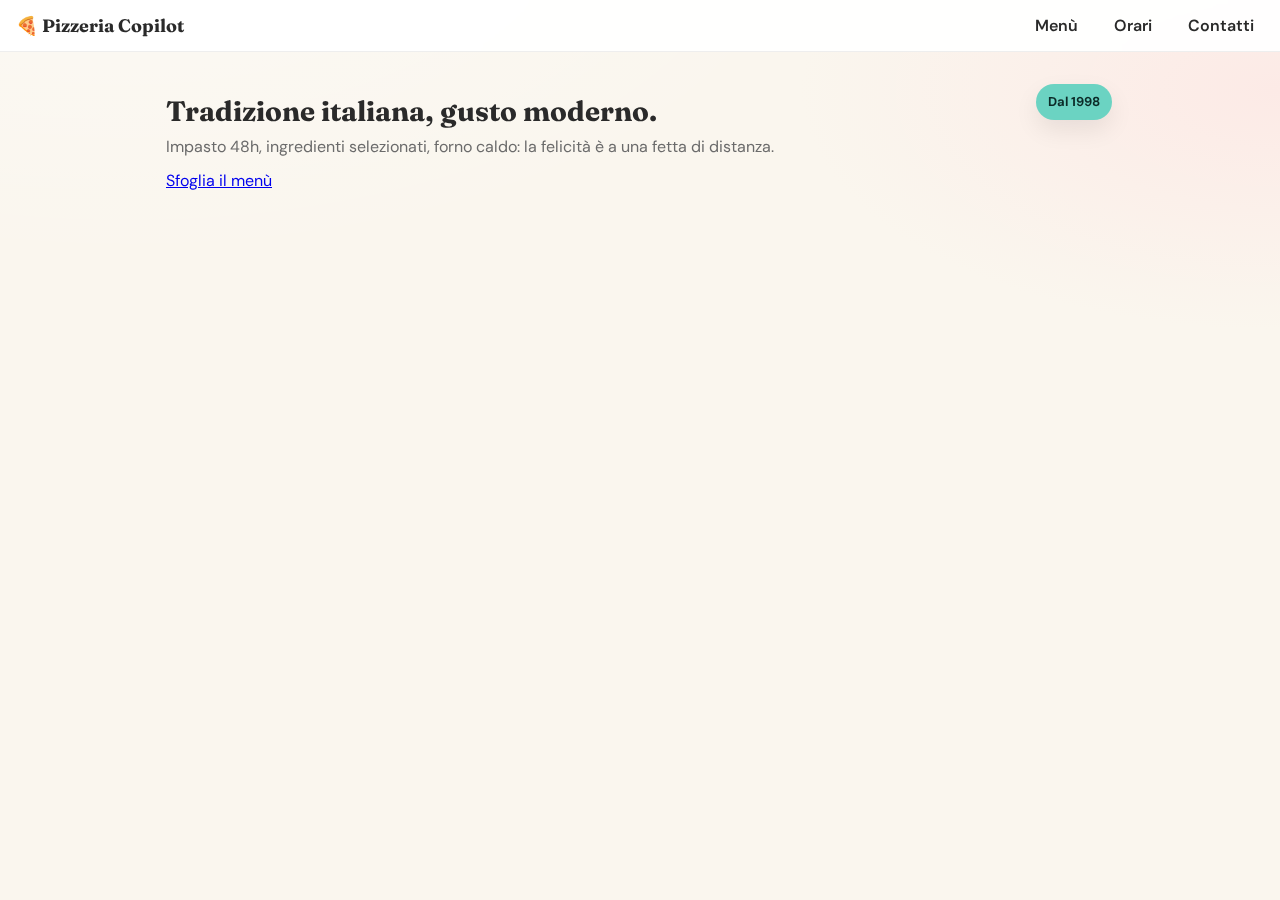
<file: index.html>
<!DOCTYPE html>
<html lang="it">
<head>
  <meta charset="UTF-8" />
  <meta name="viewport" content="width=device-width, initial-scale=1" />
  <title>Pizzeria Copilot • Menù</title>
  <link rel="preconnect" href="https://fonts.googleapis.com">
  <link rel="preconnect" href="https://fonts.gstatic.com" crossorigin>
  <!-- Font: retrò-pastello -->
  <link href="https://fonts.googleapis.com/css2?family=DM+Sans:wght@400;500;700&family=Fraunces:opsz,wght@9..144,600;9..144,700&display=swap" rel="stylesheet">
  <link rel="stylesheet" href="style.css" />
</head>
<body>
  <!-- NAV -->
  <header class="nav">
    <div class="nav__left">
      <div class="logo">🍕 Pizzeria Copilot</div>
    </div>
    <nav class="nav__right">
      <a href="#menu">Menù</a>
      <a href="#orari">Orari</a>
      <a href="#contatti">Contatti</a>
    </nav>
  </header>

  <!-- HERO -->
  <section class="hero">
    <div class="hero__content">
      <h1>Tradizione italiana, gusto moderno.</h1>
      <p>Impasto 48h, ingredienti selezionati, forno caldo: la felicità è a una fetta di distanza.</p>
      <a href="#menu" class="btn btn--primary">Sfoglia il menù</a>
    </div>
    <div class="hero__badge">Dal 1998</div>
</file>
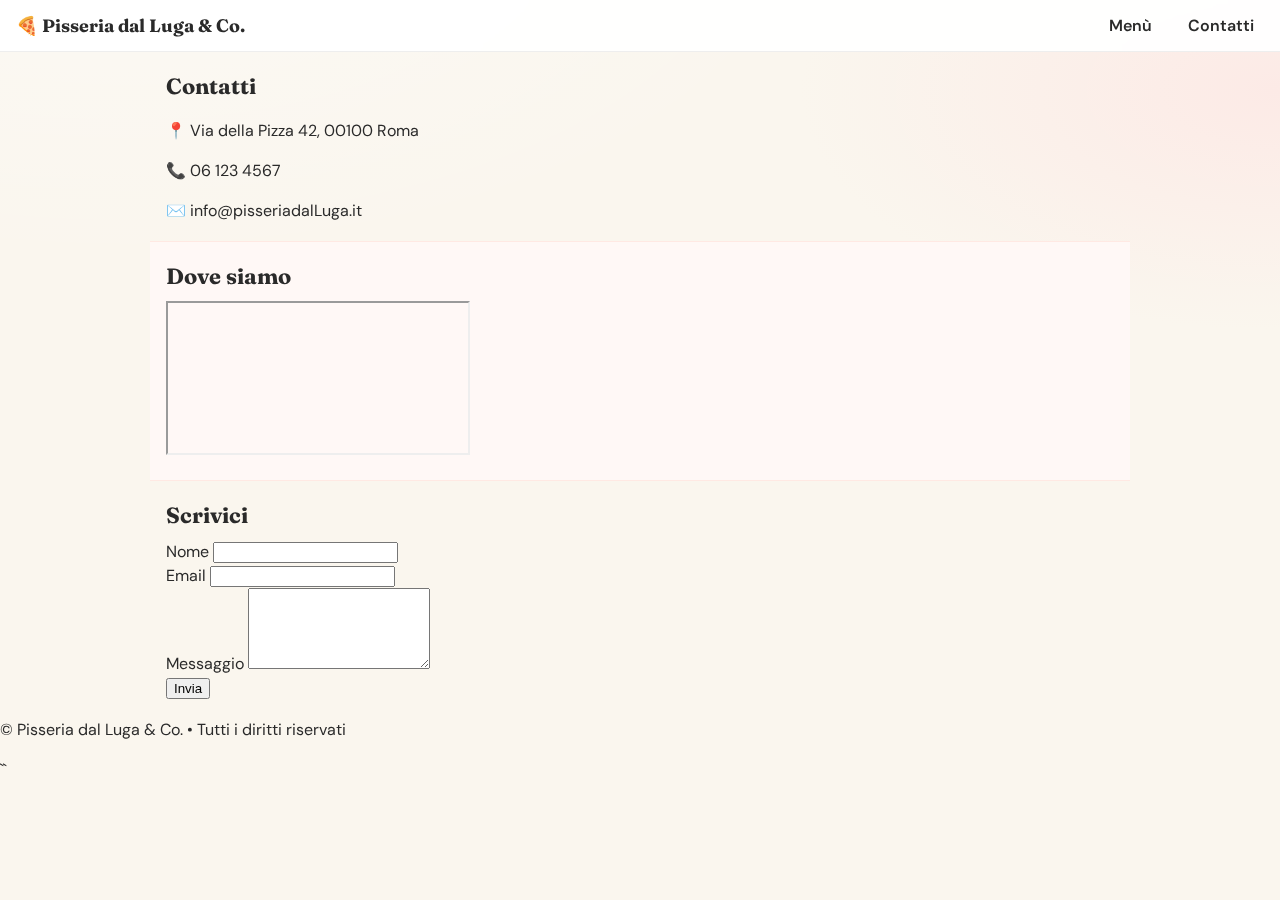
<file: contatti.html>
<!DOCTYPE html>
<html lang="it">
<head>
  <meta charset="UTF-8" />
  <meta name="viewport" content="width=device-width, initial-scale=1, viewport-fit=cover" />
  <title>Pisseria dal Luga & Co. • Contatti</title>

  <link rel="preconnect" href="https://fonts.googleapis.com" />
  <link rel="preconnect" href="https://fonts.gstatic.com" crossorigin />
  <link href="https://fonts.googleapis.com/css2?family=DM+Sans:wght@400;600;700&family=Fraunces:opsz,wght@9..144,700&display=swap" rel="stylesheet" />
  <link rel="stylesheet" href="style.css" />
  <script defer src="script.js"></script>
</head>
<body>
  <header class="nav">
    <a class="logo" href="index.html">🍕 Pisseria dal Luga &amp; Co.</a>
    <nav class="nav__right">
      <a href="menu.html">Menù</a>
      <a href="contatti.html">Contatti</a>
    </nav>
  </header>

  <section class="section">
    <h1 class="section__title">Contatti</h1>
    <p>📍 Via della Pizza 42, 00100 Roma</p>
    <p>📞 06 123 4567</p>
    <p>✉️ info@pisseriadalLuga.it</p>
  </section>

  <section class="section section--alt">
    <h2 class="section__title">Dove siamo</h2>
    <div class="map-embed">
      <iframe src="https://www.google.com/maps?q=Roma&output=embed" loading="lazy" referrerpolicy="no-referrer-when-downgrade"></iframe>
    </div>
  </section>

  <section class="section">
    <h2 class="section__title">Scrivici</h2>
    <form class="two-col" onsubmit="event.preventDefault(); alert('Grazie! (demo: nessun invio)')">
      <div>
        <label for="nome">Nome</label>
        <input id="nome" name="nome" required class="field">
      </div>
      <div>
        <label for="email">Email</label>
        <input id="email" name="email" type="email" required class="field">
      </div>
      <div style="grid-column:1/-1">
        <label for="msg">Messaggio</label>
        <textarea id="msg" name="msg" rows="5" required class="field"></textarea>
      </div>
      <div style="grid-column:1/-1">
        <button class="btn btn--primary" type="submit">Invia</button>
      </div>
    </form>
  </section>

  <footer class="footer">
    <p>© <span id="year"></span> Pisseria dal Luga &amp; Co. • Tutti i diritti riservati</p>
  </footer>
</body>
</html>
``
</file>
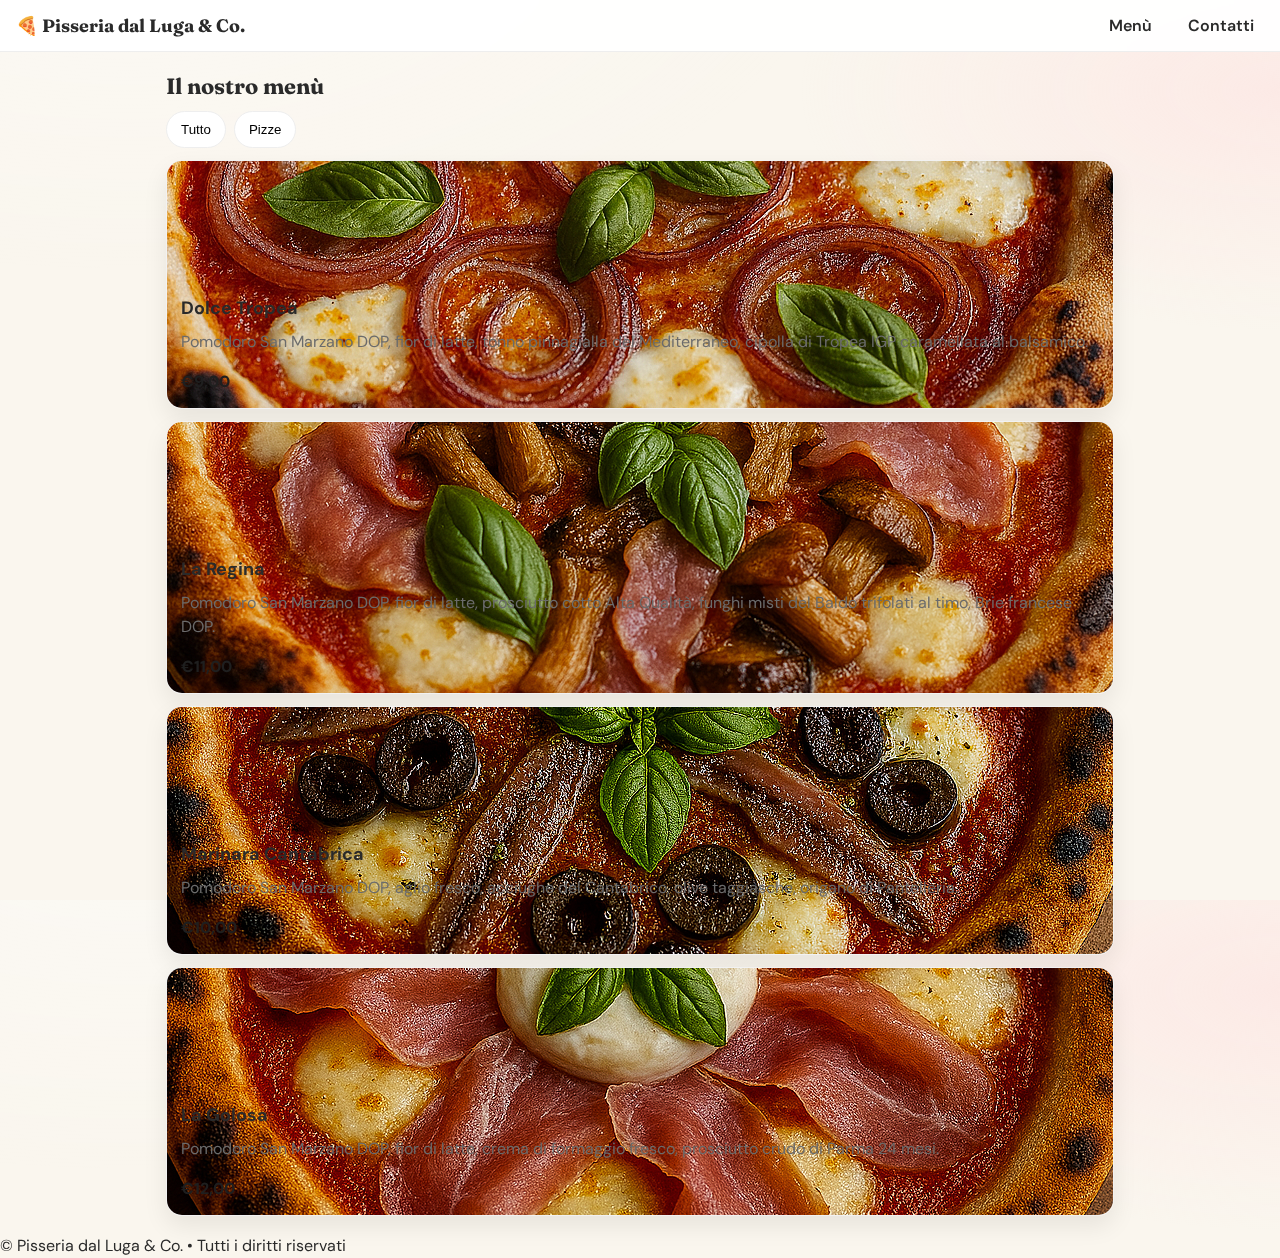
<file: menu.html>
<!DOCTYPE html>
<html lang="it">
<head>
  <meta charset="UTF-8" />
  <meta name="viewport" content="width=device-width, initial-scale=1, viewport-fit=cover" />
  <title>Pisseria dal Luga &amp; Co. • Menù</title>

  <link rel="preconnect" href="https://fonts.googleapis.com" />
  <link rel="preconnect" href="https://fonts.gstatic.com" crossorigin />
  <link href="https://fonts.googleapis.com/css2?family=DM+Sans:wght@400;600;700&family=Fraunces:opsz,wght@9..144,700&display=swap" rel="stylesheet" />
  <link rel="stylesheet" href="style.css" />
  <script src="script.js" defer></script>
</head>
<body>
  <header class="nav">
    <a class="logo" href="index.html">🍕 Pisseria dal Luga &amp; Co.</a>
    <nav class="nav__right">
      <a href="menu.html">Menù</a>
      <a href="contatti.html">Contatti</a>
    </nav>
  </header>

  <section class="section">
    <div class="section__head">
      <h1 class="section__title">Il nostro menù</h1>
      <div class="filters" role="tablist" aria-label="Filtra categorie">
        <button class="filter is-active" data-filter="tutto" role="tab" aria-selected="true">Tutto</button>
        <button class="filter" data-filter="pizze" role="tab">Pizze</button>
      </div>
    </div>

    <div class="grid">
      <!-- === PIZZE (gourmet richieste) === -->
      <article class="card" data-category="pizze">
        <div class="card__img">
          <img src="cipolla.png" alt="Dolce Tropea" />
        </div>
        <div class="card__body">
          <h3>Dolce Tropea</h3>
          <p>Pomodoro San Marzano DOP, fior di latte, tonno pinnagialla del Mediterraneo, cipolla di Tropea IGP caramellata al balsamico.</p>
          <div class="card__foot"><span class="price">€9,00</span></div>
        </div>
      </article>

      <article class="card" data-category="pizze">
        <div class="card__img">
          <img src="funghi.png" alt="La Regina" />
        </div>
        <div class="card__body">
          <h3>La Regina</h3>
          <p>Pomodoro San Marzano DOP, fior di latte, prosciutto cotto Alta Qualità, funghi misti del Baldo trifolati al timo, Brie francese DOP.</p>
          <div class="card__foot"><span class="price">€11,00</span></div>
        </div>
      </article>

      <article class="card" data-category="pizze">
        <div class="card__img">
          <img src="acciughe.png" alt="Marinara Cantabrica" />
        </div>
        <div class="card__body">
          <h3>Marinara Cantabrica</h3>
          <p>Pomodoro San Marzano DOP, aglio fresco, acciughe del Cantabrico, olive taggiasche, origano di Pantelleria.</p>
          <div class="card__foot"><span class="price">€10,00</span></div>
        </div>
      </article>

      <article class="card" data-category="pizze">      
        <div class="card__img">
          <img src="crudo.png" alt="La Golosa" />
        </div>
        <div class="card__body">
          <h3>La Golosa</h3>
          <p>Pomodoro San Marzano DOP, fior di latte, crema di formaggio fresco, prosciutto crudo di Parma 24 mesi.</p>
          <div class="card__foot"><span class="price">€12,00</span></div>
        </div>
      </article>
    </div>
  </section>

  <footer class="footer">
    <p>© <span id="year"></span> Pisseria dal Luga &amp; Co. • Tutti i diritti riservati</p>
  </footer>
</body>
</html>
</file>
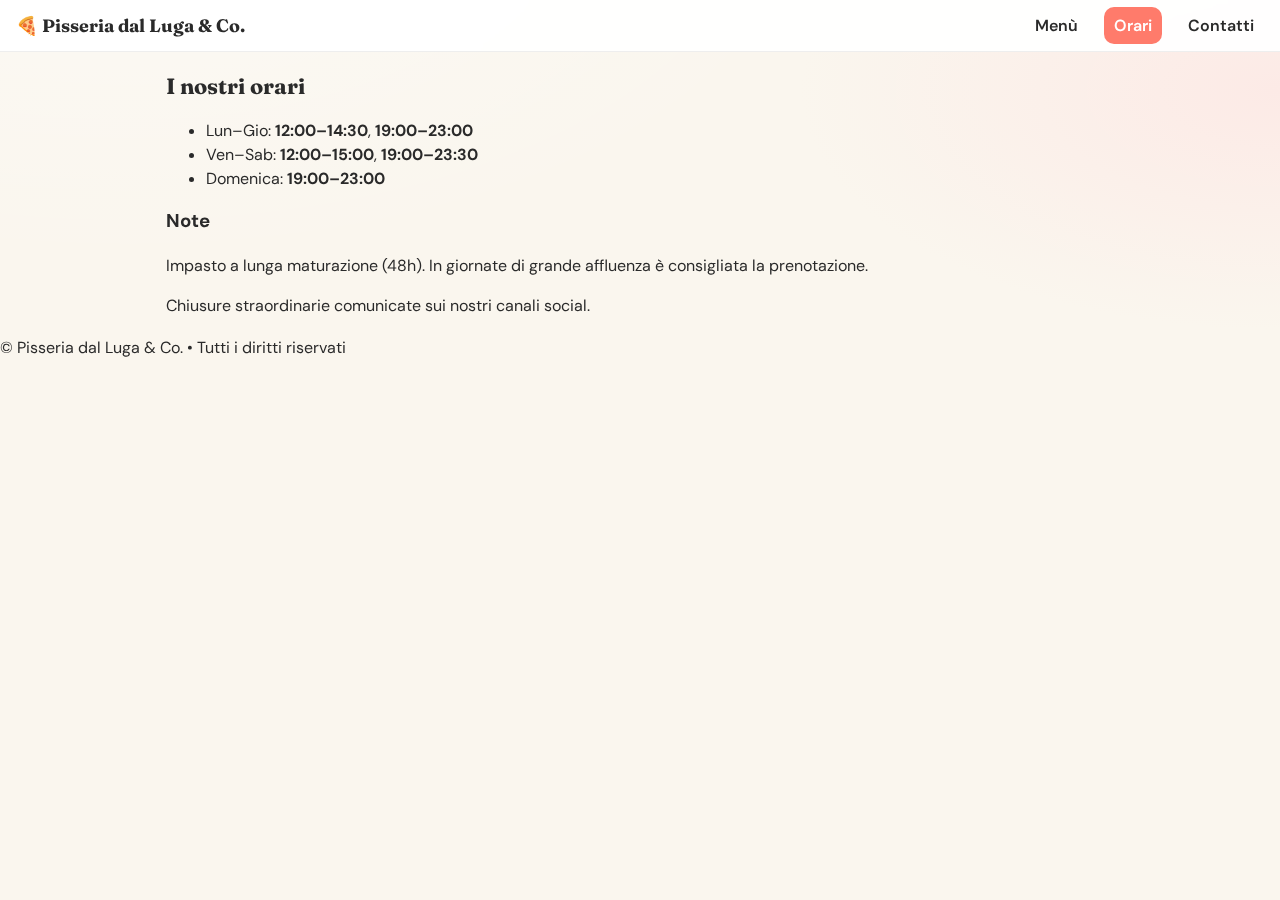
<file: orari.html>
<!DOCTYPE html>
<html lang="it">
<head>
  <meta charset="UTF-8" />
  <meta name="viewport" content="width=device-width, initial-scale=1" />
  <title>Pisseria dal Luga & Co. • Orari</title>

  <link rel="preconnect" href="https://fonts.googleapis.com" />
  <link rel="preconnect" href="https://fonts.gstatic.com" crossorigin />
  <link href="https://fonts.googleapis.com/css2?family=DM+Sans:wght@400;600;700&family=Fraunces:opsz,wght@9..144,700&display=swap" rel="stylesheet" />
  <link rel="stylesheet" href="style.css" />
  <script defer src="script.js"></script>
</head>
<body>
  <header class="nav">
    <div class="nav__left">
      <a class="logo" href="index.html">🍕 Pisseria dal Luga &amp; Co.</a>
    </div>
    <nav class="nav__right">
      <a href="menu.html">Menù</a>
      <a class="is-current" href="orari.html">Orari</a>
      <a href="contatti.html">Contatti</a>
    </nav>
  </header>

  <section class="section">
    <h2 class="section__title">I nostri orari</h2>
    <div class="two-col" style="margin-top:12px">
      <div>
        <ul class="hours">
          <li>Lun–Gio: <strong>12:00–14:30</strong>, <strong>19:00–23:00</strong></li>
          <li>Ven–Sab: <strong>12:00–15:00</strong>, <strong>19:00–23:30</strong></li>
          <li>Domenica: <strong>19:00–23:00</strong></li>
        </ul>
      </div>
      <div>
        <h3 style="margin-top:0">Note</h3>
        <p>Impasto a lunga maturazione (48h). In giornate di grande affluenza è consigliata la prenotazione.</p>
        <p>Chiusure straordinarie comunicate sui nostri canali social.</p>
      </div>
    </div>
  </section>

  <footer class="footer">
    <p>© <span id="year"></span> Pisseria dal Luga &amp; Co. • Tutti i diritti riservati</p>
  </footer>
</body>
</html>
</file>
<file: style.css>
/* ========== Variabili e reset ========== */
:root{
  --bg:#faf6ee;
  --card:#ffffffee;
  --ink:#2a2a2a;
  --muted:#6b6b6b;
  --primary:#ff7b6b;
  --primary-2:#ffb199;
  --accent:#6bd3c2;
  --accent-2:#9ad7ff;
  --ring: rgba(255,123,107,.35);
  --shadow: 0 10px 25px rgba(0,0,0,.08);
  --radius: 16px;

  /* Tipografia mobile-first */
  --fs-base: 16px;
  --fs-h1: 28px;
  --fs-h2: 22px;
  --fs-h3: 18px;
}
*{box-sizing:border-box}
html,body{height:100%}
body{
  margin:0;
  font-family: "DM Sans", system-ui, -apple-system, Segoe UI, Roboto, Arial, sans-serif;
  color:var(--ink);
  background: radial-gradient(1200px 600px at 10% -10%, #fff6, transparent 60%),
              radial-gradient(800px 400px at 100% 10%, #ffdede80, transparent 60%),
              var(--bg);
  line-height:1.5;
  font-size: var(--fs-base);
}

/* ========== Navbar ========== */
.nav{
  position:sticky; top:0; z-index:20;
  display:flex; justify-content:space-between; align-items:center;
  padding:12px 16px; background:#fffffff2; backdrop-filter:saturate(140%) blur(8px);
  border-bottom:1px solid #eee;
}
.logo{
  font-family:"Fraunces", serif; font-weight:700; font-size:18px; text-decoration:none; color:var(--ink);
}
.nav__right a{
  color:var(--ink); text-decoration:none; margin-left:12px; font-weight:600; padding:8px 10px; border-radius:10px;
  -webkit-tap-highlight-color: transparent;
}
.nav__right a:hover, .nav__right a.is-current{color:#fff; background:var(--primary);}

/* ========== Hero e promo ========== */
.hero{
  position:relative; overflow:hidden;
  max-width:980px; margin:20px auto 0; padding:16px;
  display:grid; grid-template-columns:1fr; gap:16px; align-items:center;
}
.promo{
  background:#fff; border:1px dashed #ff9e90; border-radius:14px; padding:12px 14px; box-shadow: var(--shadow);
  font-size: 15px;
}
.promo__sub{ color:var(--muted); display:block; margin-top:4px; font-size:14px; }
.hero__content h1{
  font-family:"Fraunces", serif; font-size:var(--fs-h1); line-height:1.1; margin:8px 0;
}
.hero__content p{ color:var(--muted); margin:0 0 10px; }
.hero__badge{
  position:absolute; right:18px; top:12px; background:var(--accent);
  color:#0c2b28; font-weight:700; padding:8px 12px; border-radius:999px;
  box-shadow:var(--shadow); font-size:13px;
}
.hero__pattern{
  height:180px; border-radius:16px;
  background: linear-gradient(135deg, var(--primary), var(--accent-2));
  filter:saturate(120%); box-shadow: var(--shadow);
}

/* ========== Sezioni ========== */
.section{ max-width:980px; margin:18px auto; padding:0 16px; }
.section--alt{ background:#fff8f6; border-block:1px solid #ffe9e3; padding:18px 16px; }
.section__title{ font-family:"Fraunces", serif; font-size:var(--fs-h2); margin:0 0 8px; }
.lead{ color:var(--muted); }

/* ========== Griglie e card ========== */
.grid{
  margin-top:12px;
  display:grid; gap:12px;
  grid-template-columns: repeat(12, 1fr);
}
.grid--compact .card{ grid-column: span 12; }
.card{
  grid-column: span 12;
  display:flex; flex-direction:column; background:var(--card); border-radius:var(--radius);
  box-shadow: var(--shadow); overflow:hidden; transition:.2s transform, .2s box-shadow;
  border:1px solid #f2f2f2;
}
.card:hover{ transform: translateY(-2px); box-shadow: 0 14px 28px rgba(0,0,0,.10); }
.card__img{
  height:120px; display:flex; align-items:center; justify-content:center; font-size:36px;
  background: linear-gradient(135deg, #fff, #fff0);
}
.img--pizza{ background: linear-gradient(135deg, #ffe2da, #fff0); }
.img--bevanda{ background: linear-gradient(135deg, #daf2ff, #fff0); }
.img--dessert{ background: linear-gradient(135deg, #ffe9a8, #fff0); }
.card__body{ padding:14px; display:flex; flex-direction:column; gap:8px; }
.card__body h3{ margin:0; font-size:var(--fs-h3); }
.card__body p{ margin:0; color:var(--muted); }
.card__foot{ margin-top:auto; display:flex; align-items:center; justify-content:space-between; padding-top:8px; }
.price{ font-weight:800; color:#1f1f1f; }
.hint .card__foot{ display:none; }

/* ========== Filtri ========== */
.filters{ display:flex; gap:8px; flex-wrap:wrap; }
.filter{
  border:1px solid #eee; background:#fff; padding:10px 14px; border-radius:999px; cursor:pointer;
</file>
